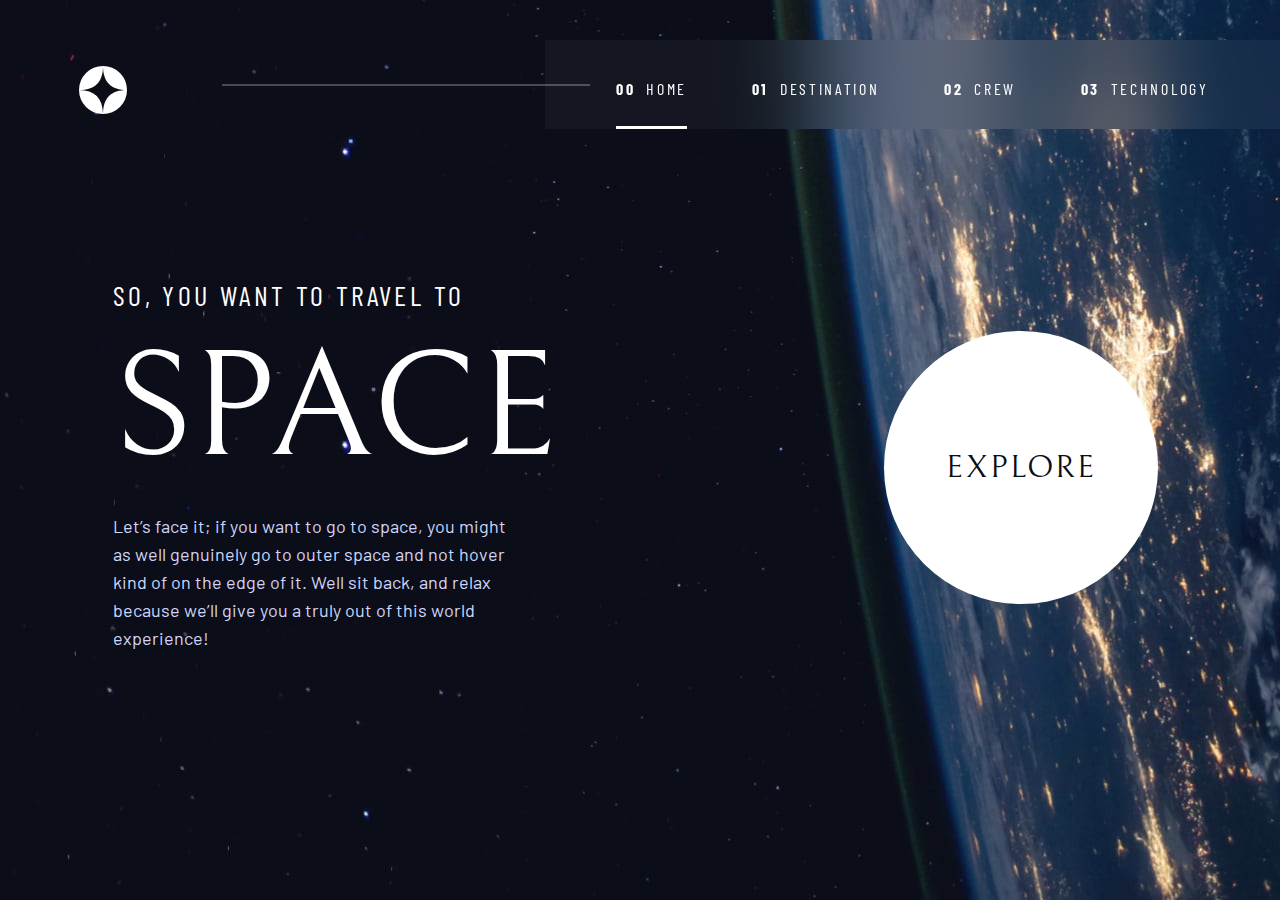
<file: index.html>
<!DOCTYPE html>
<html lang="en">

<head>
    <meta charset="UTF-8">
    <meta name="viewport" content="width=device-width, initial-scale=1.0">
    <link rel="icon" type="image/png" sizes="32x32" href="./assets/favicon-32x32.png">
    <title>Frontend Mentor | Space tourism website</title>
    <link rel="preconnect" href="https://fonts.googleapis.com">
    <link rel="preconnect" href="https://fonts.gstatic.com" crossorigin>
    <link href="https://fonts.googleapis.com/css2?family=Barlow&family=Barlow+Condensed&family=Bellefair&display=swap"
        rel="stylesheet">
    <link rel="stylesheet" href="css/style.css">
    <script src="script.js" defer></script>
</head>

<body class="home-page">

    <header class="header flex">
        <div class="logo"><img src="assets/shared/logo.svg" alt=""></div>
        <button class="header__btn"></button>
        <hr class="header__hr">
        <nav class="nav flex">
            <ul class="nav__list flex">
                <li class="nav__item border border-hover"><a href="index.html"><span>00</span> Home</a></li>
                <li class="nav__item border-hover"><a href="destination.html"><span>01</span> Destination</a></li>
                <li class="nav__item border-hover"><a href="crew.html"><span>02</span> Crew</a></li>
                <li class="nav__item border-hover"><a href="technology.html"><span>03</span> Technology</a></li>
            </ul>
        </nav>
    </header>

    <main class="home flex">
        <div class="home__content flex">
            <p class="intro"> So, you want to travel to</p>
            <h1 class="home__title">Space</h1>
            <p class="home__text">Let’s face it; if you want to go to space, you might as well genuinely go to
                outer space and not hover kind of on the edge of it. Well sit back, and relax
                because we’ll give you a truly out of this world experience!</p>
        </div>
        <div class="explore-btn"><a href="./destination.html" class="home__btn">Explore</a></div>
    </main>
</body>

</html>
</file>
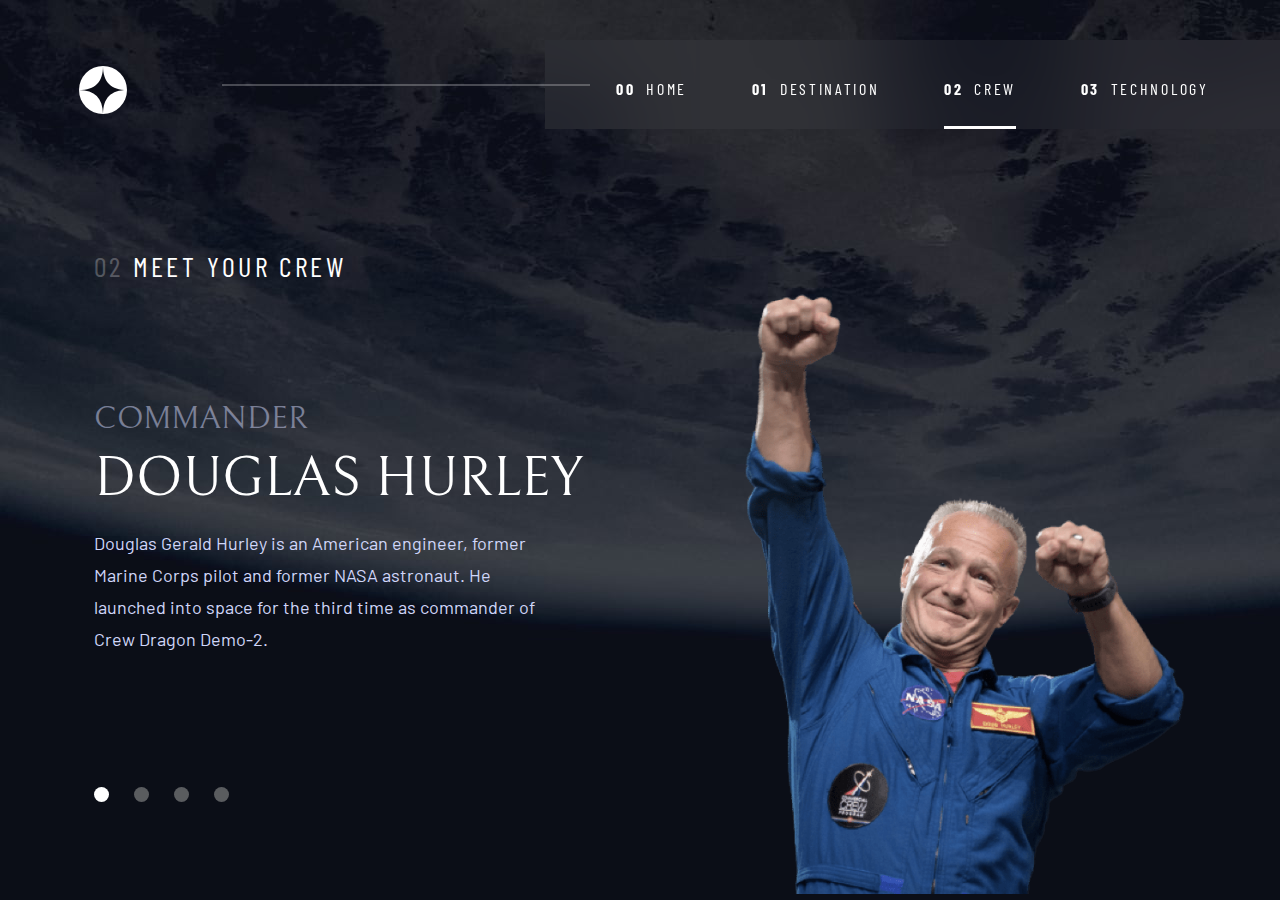
<file: crew.html>
<!DOCTYPE html>
<html lang="en">

<head>
    <meta charset="UTF-8">
    <meta name="viewport" content="width=device-width, initial-scale=1.0">
    <link rel="icon" type="image/png" sizes="32x32" href="./assets/favicon-32x32.png">
    <title>Frontend Mentor | Space tourism website</title>
    <link rel="preconnect" href="https://fonts.googleapis.com">
    <link rel="preconnect" href="https://fonts.gstatic.com" crossorigin>
    <link href="https://fonts.googleapis.com/css2?family=Barlow&family=Barlow+Condensed&family=Bellefair&display=swap"
        rel="stylesheet">
    <link rel="stylesheet" href="css/style.css">
    <script src="script.js" defer></script>
</head>

<body class="crew-page">
    <header class="header flex">
        <div class="logo"><img src="assets/shared/logo.svg" alt=""></div>
        <button class="header__btn"></button>
        <hr class="header__hr">
        <nav class="nav flex">
            <ul class="nav__list flex">
                <li class="nav__item border-hover"><a href="index.html"><span>00</span> Home</a></li>
                <li class="nav__item border-hover"><a href="destination.html"><span>01</span> Destination</a></li>
                <li class="nav__item border border-hover"><a href="crew.html"><span>02</span> Crew</a></li>
                <li class="nav__item border-hover"><a href="technology.html"><span>03</span> Technology</a></li>
            </ul>
        </nav>
    </header>

    <main class="crew subpage flex">
        <p class="intro"><span>02</span> Meet your crew</p>
        <div class="crew__img-container img-container">
            <img src="assets/crew/image-douglas-hurley.png" alt="crew member" class="crew__img ">
        </div>
        
        <div class="slider__navigation flex">
            <button class="slider__btn slider__btn--active"></button>
            <button class="slider__btn"></button>
            <button class="slider__btn"></button>
            <button class="slider__btn"></button>
        </div>

        <div class="crew__text subpage__text">
            <p class="crew__profession subpage__info-intro">Commander</p>
            <h2 class=" crew__name subpage__name"> Douglas Hurley</h2>
            <p class="crew__description subpage__description"> Douglas Gerald Hurley is an American engineer, former
                Marine Corps pilot
                and former NASA astronaut. He launched into space for the third time as
                commander of Crew Dragon Demo-2.</p>
        </div>
    </main>
</body>

</html>
</file>
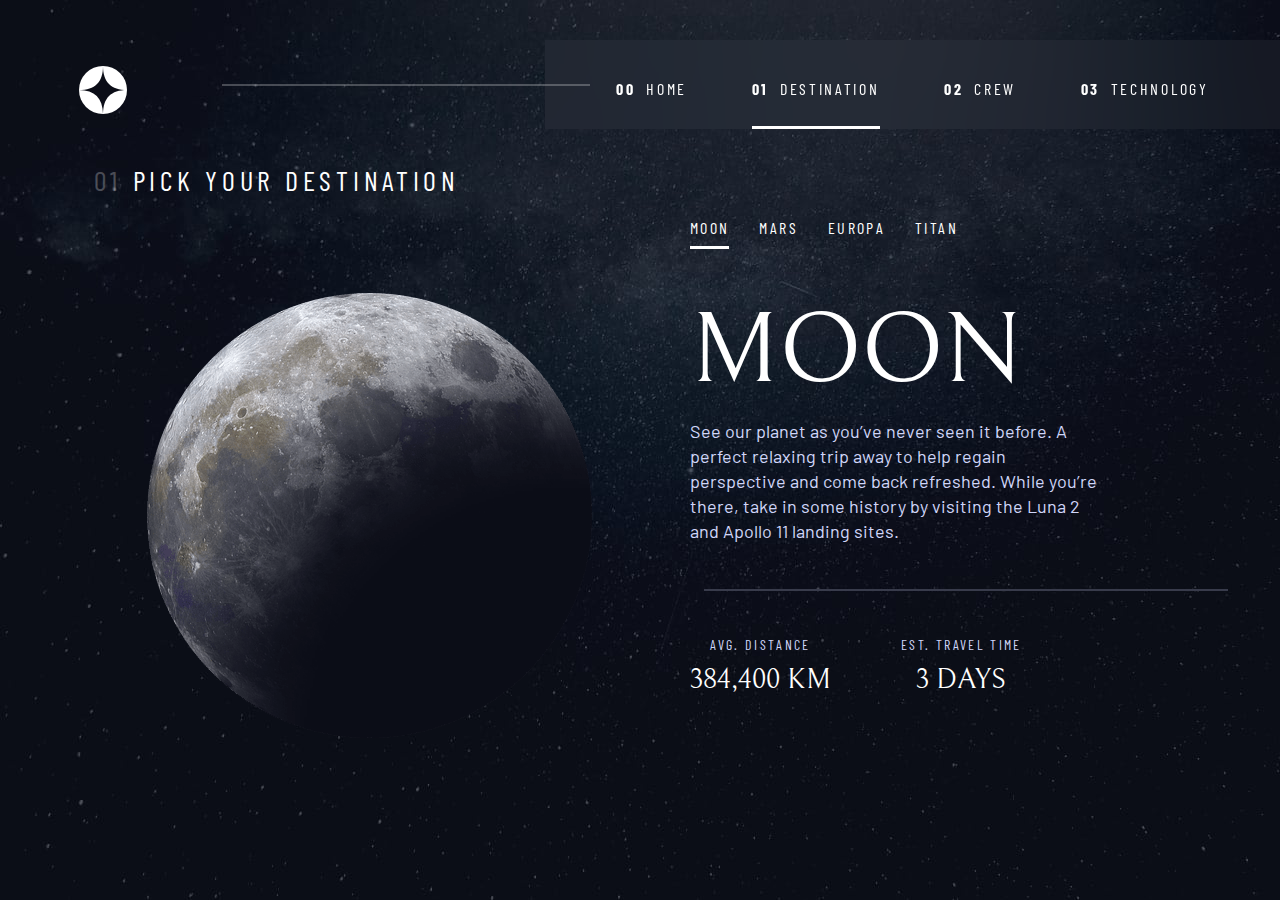
<file: destination.html>
<!DOCTYPE html>
<html lang="en">

<head>
    <meta charset="UTF-8">
    <meta name="viewport" content="width=device-width, initial-scale=1.0">

    <link rel="icon" type="image/png" sizes="32x32" href="./assets/favicon-32x32.png">

    <title>Frontend Mentor | Space tourism website</title>
    <link rel="preconnect" href="https://fonts.googleapis.com">
    <link rel="preconnect" href="https://fonts.gstatic.com" crossorigin>
    <link href="https://fonts.googleapis.com/css2?family=Barlow&family=Barlow+Condensed&family=Bellefair&display=swap"
        rel="stylesheet">

    <link rel="stylesheet" href="css/style.css">
    <script src="script.js" defer></script>
</head>

<body class="destination-page">
    
    <header class="header flex">
        <div class="logo"><img src="assets/shared/logo.svg" alt=""></div>
        <button class="header__btn"></button>
        <hr class="header__hr">
        <nav class="nav flex">
            <ul class="nav__list flex">
                <li class="nav__item  border-hover"><a href="index.html"><span>00</span> Home</a></li>
                <li class="nav__item border border-hover"><a href="destination.html"><span>01</span> Destination</a></li>
                <li class="nav__item border-hover"><a href="crew.html"><span>02</span> Crew</a></li>
                <li class="nav__item border-hover"><a href="technology.html"><span>03</span> Technology</a></li>
            </ul>
        </nav>
    </header>

    <main class="destination flex">
        <div class=" destination__container destination__container--one flex">
            <p class="intro"><span>01</span> Pick your destination</p>
            <img src="assets/destination/image-moon.png" class="destination__planet-img" alt="planet image">
        </div>
        <div class=" destination__container destination__container--two flex">
            <div class=" destination__planets flex">
                <a href="" class="destination__planet-name border border-hover">Moon</a>
                <a href="" class="destination__planet-name border-hover">Mars</a>
                <a href="" class="destination__planet-name border-hover">Europa</a>
                <a href="" class="destination__planet-name border-hover">Titan</a>
            </div>

            <div>
                <h2 class="destination__title">Moon</h2>
                <p class="destination__text">See our planet as you’ve never seen it before. A perfect relaxing trip away
                    to
                    help
                    regain perspective and come back refreshed. While you’re there, take in some history
                    by visiting the Luna 2 and Apollo 11 landing sites.
                </p>
            </div>

            <hr class="destination__hr">

            <div class="destination__data flex">
                <div>
                    <h4 class="destination__data-title distance">Avg. distance</h4>
                    <p class="destination__data-number distance-number">384,400 km</p>
                </div>
                <div>
                    <h4 class="destination__data-title travel">Est. travel time</h4>
                    <p class="destination__data-number travel-number">3 days</p>
                </div>
            </div>

        </div>
    </main>
</body>
</html>
</file>
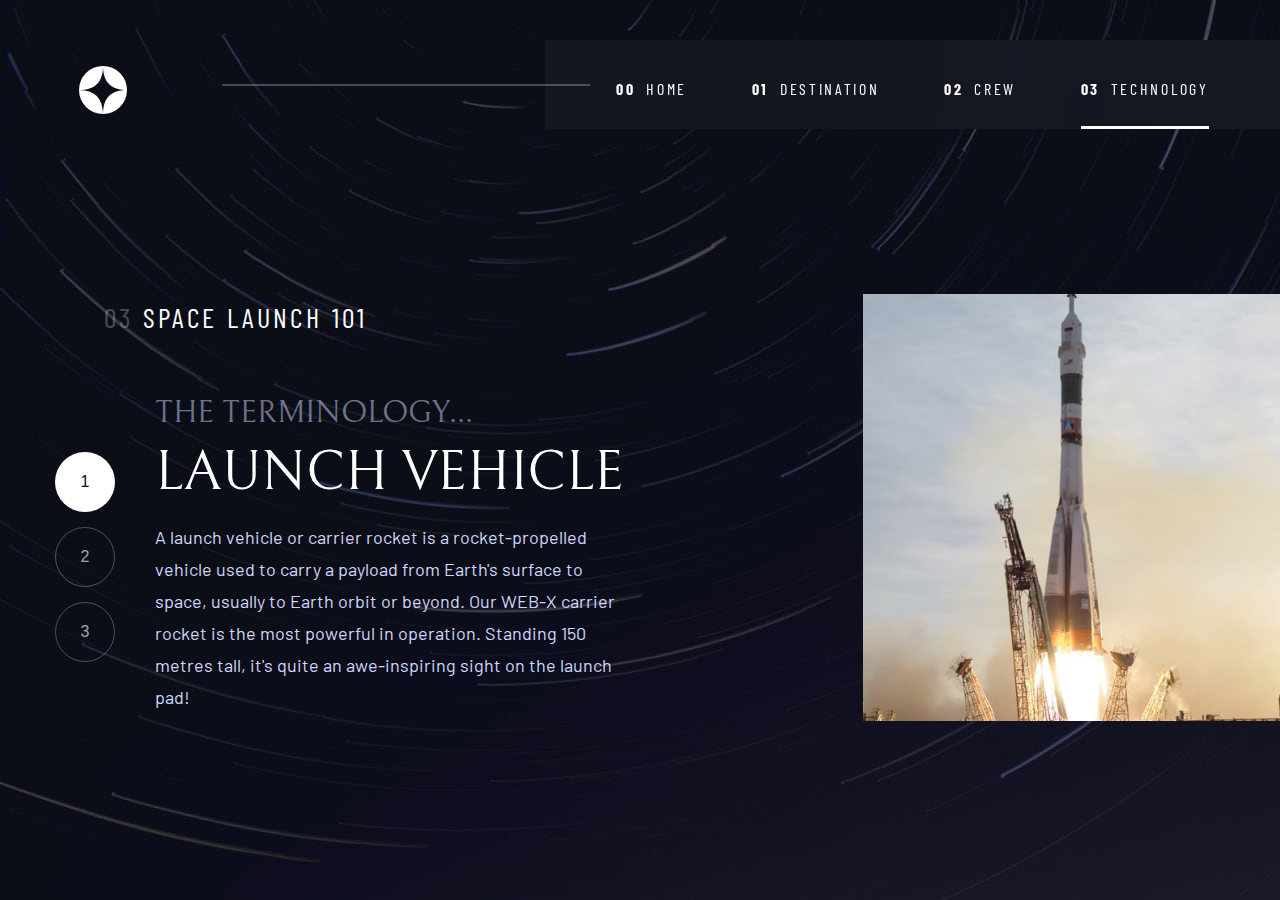
<file: technology.html>
<!DOCTYPE html>
<html lang="en">

<head>
    <meta charset="UTF-8">
    <meta name="viewport" content="width=device-width, initial-scale=1.0">

    <link rel="icon" type="image/png" sizes="32x32" href="./assets/favicon-32x32.png">

    <title>Frontend Mentor | Space tourism website</title>
    <link rel="preconnect" href="https://fonts.googleapis.com">
    <link rel="preconnect" href="https://fonts.gstatic.com" crossorigin>
    <link href="https://fonts.googleapis.com/css2?family=Barlow&family=Barlow+Condensed&family=Bellefair&display=swap"
        rel="stylesheet">
    <link rel="stylesheet" href="css/style.css">
    <script src="script.js" defer></script>
</head>

<body class="technology-page">
    <header class="header flex">
        <div class="logo"><img src="assets/shared/logo.svg" alt=""></div>
        <button class="header__btn"></button>
        <hr class="header__hr">
        <nav class="nav flex">
            <ul class="nav__list flex">
                <li class="nav__item border-hover"><a href="index.html"><span>00</span> Home</a></li>
                <li class="nav__item border-hover"><a href="destination.html"><span>01</span> Destination</a></li>
                <li class="nav__item border-hover"><a href="crew.html"><span>02</span> Crew</a></li>
                <li class="nav__item border-hover border"><a href="technology.html"><span>03</span> Technology</a></li>
            </ul>
        </nav>
    </header>

    <main class="technology subpage flex">
        <p class=" intro"><span>03</span> Space launch 101</p>
        <picture class="technology__img-container img-container">
            <source media="(min-width: 1100px)" srcset="assets/technology/image-launch-vehicle-portrait.jpg" class="technology__img--portrait">
            <source srcset="assets/technology/image-launch-vehicle-landscape.jpg" class="technology__img--landscape">
            <img src="assets/technology/image-launch-vehicle-landscape.jpg" alt="crew member" class="technology__img">
        </picture>
        <div class="slider__navigation flex">
            <button class="slider__btn slider__btn--active">1</button>
            <button class="slider__btn">2</button>
            <button class="slider__btn">3</button>
        </div>
        <div class="technology__text subpage__text">
            <p class="technology__intro subpage__info-intro">The terminology...</p>
            <h2 class="technology__name subpage__name"> Launch vehicle</h2>
            <p class="technology__description subpage__description"> A launch vehicle or carrier rocket is a
                rocket-propelled vehicle used to carry
                a
                payload from Earth's surface to space, usually to Earth orbit or beyond. Our
                WEB-X carrier rocket is the most powerful in operation. Standing 150 metres tall,
                it's quite an awe-inspiring sight on the launch pad!</p>
        </div>

    </main>
</body>

</html>
</file>
<file: css/style.css>
* {
  margin: 0;
  padding: 0;
  -webkit-box-sizing: border-box;
          box-sizing: border-box;
}

html {
  font-size: 62.5%;
}

body {
  height: 100vh;
  font-size: 1.5rem;
  background-color: #0b0d17;
  background-repeat: no-repeat;
  background-size: cover;
  background-repeat: repeat;
  font-family: "Barlow", sans-serif;
}

main {
  max-width: 1440px;
  margin: 0 auto;
}

a,
.intro,
h4 {
  text-transform: uppercase;
  font-family: "Barlow Condensed", sans-serif;
}

li {
  list-style: none;
}

h4,
p {
  color: #d0d6f9;
}

a {
  cursor: pointer;
  color: #fff;
  text-decoration: none;
}

h1,
h2 {
  font-family: "Bellefair", serif;
  text-transform: uppercase;
  color: #fff;
  font-weight: 400;
}

.flex {
  display: -webkit-box;
  display: -ms-flexbox;
  display: flex;
}

p {
  line-height: 2.5rem;
}

.intro {
  font-size: 1.6rem;
  letter-spacing: 2.7px;
  color: #fff;
}

.intro span {
  opacity: 0.25;
}

.border {
  border-bottom: 3px solid #fff;
}

.header {
  position: relative;
  -webkit-box-pack: justify;
      -ms-flex-pack: justify;
          justify-content: space-between;
}

.header__btn {
  display: none;
}

.header__hr {
  display: none;
}

.logo {
  padding: 1.4rem 0 0 2.4rem;
}

.nav {
  padding: 3.9rem 3.9rem 0 3.9rem;
}

.nav____list {
  gap: 2rem;
}

.nav__item {
  font-size: 1.6rem;
  letter-spacing: 2.7px;
}

.nav__item span {
  padding-right: 0.5rem;
  font-weight: bold;
}

.home-page {
  background-image: url("../assets/home/background-home-mobile.jpg");
}

.home {
  -webkit-box-orient: vertical;
  -webkit-box-direction: normal;
      -ms-flex-direction: column;
          flex-direction: column;
  -ms-flex-pack: distribute;
      justify-content: space-around;
  height: 80%;
  padding: 0 2.4rem;
  text-align: center;
  color: #d0d6f9;
}

.home__content {
  -webkit-box-orient: vertical;
  -webkit-box-direction: normal;
      -ms-flex-direction: column;
          flex-direction: column;
  gap: 1.6rem;
  border: 1px solid black;
}

.home__title {
  font-size: 8rem;
}

.home__btn {
  -ms-flex-item-align: center;
      -ms-grid-row-align: center;
      align-self: center;
  padding: 6.2rem 2.5rem;
  font-size: 2rem;
  font-family: "Bellefair", serif;
  letter-spacing: 1.25px;
  border-radius: 50%;
  border: none;
  color: #0b0d17;
  background-color: #fff;
  -webkit-transition: 0.5s;
  transition: 0.5s;
}

.destination-page {
  background-image: url("../assets/destination/background-destination-mobile.jpg");
}

.destination {
  padding: 2.4rem;
  -webkit-box-orient: vertical;
  -webkit-box-direction: normal;
      -ms-flex-direction: column;
          flex-direction: column;
  -ms-flex-pack: distribute;
      justify-content: space-around;
  -webkit-box-align: center;
      -ms-flex-align: center;
          align-items: center;
  gap: 3rem;
}

.destination__container {
  -webkit-box-align: center;
      -ms-flex-align: center;
          align-items: center;
  -webkit-box-orient: vertical;
  -webkit-box-direction: normal;
      -ms-flex-direction: column;
          flex-direction: column;
  gap: 3rem;
}

.destination__hr {
  width: 95%;
  margin: 0 auto;
  border: 1px solid #383b4b;
}

.destination__planet-img {
  width: 17rem;
  -webkit-animation: rotation 180s infinite linear;
          animation: rotation 180s infinite linear;
}

.destination__planets {
  gap: 3rem;
  font-size: 14px;
  letter-spacing: 2.36px;
}

.destination__intro {
  color: #fff;
}

.destination__intro span {
  opacity: 0.25;
}

.destination__title {
  text-align: center;
  font-size: 5.6rem;
}

.destination__text {
  padding-top: 1rem;
  text-align: center;
}

.destination__data {
  -webkit-box-orient: vertical;
  -webkit-box-direction: normal;
      -ms-flex-direction: column;
          flex-direction: column;
  gap: 3rem;
  text-align: center;
}

.destination__data-title {
  font-size: 1.4rem;
  letter-spacing: 2.36px;
  font-weight: 400;
}

.destination__data-number {
  padding-top: 1.5rem;
  font-size: 24px;
  color: #fff;
  font-family: "Bellefair", serif;
  text-transform: uppercase;
}

.subpage {
  padding: 2.4rem;
  -webkit-box-orient: vertical;
  -webkit-box-direction: normal;
      -ms-flex-direction: column;
          flex-direction: column;
  -ms-flex-pack: distribute;
      justify-content: space-around;
  -webkit-box-align: center;
      -ms-flex-align: center;
          align-items: center;
  gap: 3rem;
}

.subpage__text {
  text-align: center;
}

.subpage__info-intro {
  font-family: "Bellefair", serif;
  text-transform: uppercase;
}

.subpage__name {
  padding: 0.5rem 0 1.6rem 0;
  font-size: 2.4rem;
}

.slider__navigation {
  gap: 1.5rem;
}

.slider__btn {
  width: 1rem;
  height: 1rem;
  background-color: #97979791;
  border-radius: 50%;
  border: none;
  cursor: pointer;
  -webkit-transition: 0.5s;
  transition: 0.5s;
}

.slider__btn--active {
  background-color: #fff;
}

.crew-page {
  background-image: url("../assets/crew/background-crew-mobile.jpg");
}

.crew__img-container {
  text-align: center;
  width: 90%;
  border-bottom: 1px solid #383b4b;
  line-height: 0;
}

.crew__img {
  max-height: 22.2rem;
}

.crew__intro {
  font-size: 1.6rem;
  opacity: 0.25;
  color: #fff;
}

.technology-page {
  background-image: url("../assets/technology/background-technology-mobile.jpg");
}

.technology {
  padding: 2.4rem 0 2.4rem 0;
}

.technology__img-container {
  width: 100%;
}

.technology__img {
  width: 100%;
}

.technology__text {
  width: 87%;
}

.technology__intro {
  color: #d0d6f9;
  font-size: 1.4rem;
  opacity: 1;
}

.technology .slider__btn {
  width: 4rem;
  height: 4rem;
  font-size: 16px;
  background-color: transparent;
  border: 1px solid #ffffff46;
  color: #ffffffa1;
}

.technology .slider__btn--active {
  color: #0b0d17;
  background-color: #fff;
}

@media (max-width: 650px) {
  .header__btn {
    position: absolute;
    top: 3.3rem;
    right: 2.4rem;
    display: block;
    width: 2.4rem;
    height: 2.1rem;
    background-image: url("../assets/shared/icon-hamburger.svg");
    background-repeat: no-repeat;
    background-size: cover;
    background-color: transparent;
    border: none;
    z-index: 999;
  }
  .nav {
    -webkit-box-pack: center;
        -ms-flex-pack: center;
            justify-content: center;
    position: fixed;
    -webkit-transform: translateX(100%);
            transform: translateX(100%);
    overflow: hidden;
    -webkit-transition: 0.3s;
    transition: 0.3s;
    inset: 0 0 0 30%;
    background-color: rgba(255, 255, 255, 0.04);
    -webkit-backdrop-filter: blur(40.7742px);
            backdrop-filter: blur(40.7742px);
    z-index: 99;
  }
  .nav.active {
    -webkit-transform: translateX(0);
            transform: translateX(0);
  }
  .nav__list {
    -webkit-box-orient: vertical;
    -webkit-box-direction: normal;
        -ms-flex-direction: column;
            flex-direction: column;
    margin-top: 11.6rem;
    gap: 5rem;
  }
}

@media (min-width: 650px) {
  .intro {
    font-size: 2rem;
    letter-spacing: 3.38px;
  }
  .header {
    -webkit-box-orient: horizontal;
    -webkit-box-direction: normal;
        -ms-flex-direction: row;
            flex-direction: row;
    -webkit-box-align: center;
        -ms-flex-align: center;
            align-items: center;
  }
  .nav {
    -webkit-box-align: center;
        -ms-flex-align: center;
            align-items: center;
    height: 100%;
    width: 70%;
    background-color: rgba(255, 255, 255, 0.04);
    -webkit-backdrop-filter: blur(40.7742px);
            backdrop-filter: blur(40.7742px);
  }
  .nav__item span {
    display: none;
  }
  .nav__list {
    width: 100%;
    height: 5rem;
    -ms-flex-pack: distribute;
        justify-content: space-around;
  }
  .nav__item {
    font-size: 1.4rem;
  }
  .nav__item::after {
    position: relative;
    top: 1px;
    padding-bottom: 2.7rem;
  }
  .home-page {
    background-image: url("../assets/home/background-home-tablet.jpg");
  }
  .home__content {
    -webkit-box-align: center;
        -ms-flex-align: center;
            align-items: center;
    margin: 0 auto;
    width: 60%;
    border: none;
  }
  .home__title {
    font-size: 15rem;
  }
  .home__text {
    font-size: 1.6rem;
    line-height: 2.8rem;
  }
  .home__btn {
    padding: 10.3rem 4.7rem;
    font-size: 3.2rem;
    letter-spacing: 2px;
  }
  .destination-page {
    background-image: url("../assets/destination/background-destination-tablet.jpg");
  }
  .destination {
    gap: 4.5rem;
    padding: 3.85rem;
  }
  .destination__container {
    -webkit-box-align: center;
        -ms-flex-align: center;
            align-items: center;
    -webkit-box-orient: vertical;
    -webkit-box-direction: normal;
        -ms-flex-direction: column;
            flex-direction: column;
    gap: 4.5rem;
  }
  .destination__planet-img {
    width: 30rem;
  }
  .destination__planets {
    font-size: 16px;
  }
  .destination__title {
    font-size: 8rem;
  }
  .destination__text {
    font-size: 1.6rem;
    width: 75%;
    margin: 0 auto;
  }
  .destination__data {
    -webkit-box-orient: horizontal;
    -webkit-box-direction: normal;
        -ms-flex-direction: row;
            flex-direction: row;
    gap: 7rem;
  }
  .destination__data-number {
    font-size: 28px;
  }
  .destination__planet-name {
    line-height: 3rem;
  }
  .destination__planet-name::after {
    position: relative;
    top: 3px;
  }
  .subpage {
    gap: 4rem;
  }
  .subpage__info-intro {
    font-size: 2.4rem;
    opacity: 0.5;
  }
  .subpage__name {
    padding: 0.8rem 0 1.6rem 0;
    font-size: 4rem;
  }
  .subpage__description {
    font-size: 1.6rem;
    line-height: 2.8rem;
    width: 65%;
    margin: 0 auto;
  }
  .crew-page {
    background-image: url("../assets/crew/background-crew-tablet.jpg");
  }
  .crew {
    display: -ms-grid;
    display: grid;
    padding: 3.85rem 3.85rem 0;
  }
  .crew__img {
    max-height: 53.2rem;
  }
  .crew__img-container {
    -ms-grid-row: 4;
    -ms-grid-row-span: 1;
    grid-row: 4/5;
    border: none;
    -ms-flex-item-align: end;
        -ms-grid-row-align: end;
        align-self: end;
  }
  .crew .slider__navigation {
    -ms-grid-row: 3;
    -ms-grid-row-span: 1;
    grid-row: 3/4;
    margin: 0 auto;
  }
  .technology-page {
    background-image: url("../assets/technology/background-technology-tablet.jpg");
  }
  .technology .intro {
    -ms-flex-item-align: start;
        align-self: flex-start;
    padding: 4rem 0 3rem 4.85rem;
  }
  .technology__intro {
    font-size: 1.6rem;
  }
  .technology__text {
    width: 90%;
  }
  .technology .slider__btn {
    width: 6rem;
    height: 6rem;
  }
}

@media (min-width: 1100px) {
  body {
    padding: 0 0 5.5rem 5.5rem;
  }
  main {
    height: auto;
  }
  .intro {
    font-size: 2.8rem;
  }
  .border-hover {
    -webkit-transition: opacity 0.5s;
    transition: opacity 0.5s;
  }
  .border-hover::after {
    display: block;
    content: "";
    border-bottom: solid 3px rgba(255, 255, 255, 0.548);
    -webkit-transform: scaleX(0);
            transform: scaleX(0);
    -webkit-transition: -webkit-transform 0.5s ease-in-out;
    transition: -webkit-transform 0.5s ease-in-out;
    transition: transform 0.5s ease-in-out;
    transition: transform 0.5s ease-in-out, -webkit-transform 0.5s ease-in-out;
  }
  .border-hover:hover::after {
    -webkit-transform: scaleX(1);
            transform: scaleX(1);
  }
  .border-hover:hover {
    opacity: 0.5;
  }
  .header {
    height: auto;
    padding-top: 4rem;
  }
  .nav {
    width: 60%;
  }
  .nav__item span {
    display: inline-block;
  }
  .nav__item {
    font-size: 1.6rem;
  }
  .header__hr {
    position: relative;
    left: 7rem;
    width: 30%;
    display: block;
    border: 1px solid #fff;
    opacity: 0.25;
    z-index: 9999;
  }
  .home-page {
    background-image: url("../assets/home/background-home-desktop.jpg");
  }
  .home {
    -webkit-box-orient: horizontal;
    -webkit-box-direction: normal;
        -ms-flex-direction: row;
            flex-direction: row;
    -webkit-box-align: center;
        -ms-flex-align: center;
            align-items: center;
    -ms-flex-pack: distribute;
        justify-content: space-around;
    gap: 5rem;
  }
  .home__content {
    -webkit-box-align: start;
        -ms-flex-align: start;
            align-items: flex-start;
    width: 50%;
    text-align: left;
  }
  .home__text {
    -ms-flex-item-align: start;
        align-self: flex-start;
    width: 70%;
    font-size: 1.8rem;
  }
  .home__btn {
    -webkit-box-flex: 0;
        -ms-flex: 0 0 0px;
            flex: 0 0 0;
    padding: 11.8rem 6.2rem;
  }
  .home__btn:hover {
    -webkit-box-shadow: 0px 0px 0px 5rem rgba(255, 255, 255, 0.123);
            box-shadow: 0px 0px 0px 5rem rgba(255, 255, 255, 0.123);
  }
  .home .explore-btn {
    width: 40%;
  }
  .destination-page {
    background-image: url("../assets/destination/background-destination-desktop.jpg");
  }
  .destination {
    -webkit-box-orient: horizontal;
    -webkit-box-direction: normal;
        -ms-flex-direction: row;
            flex-direction: row;
  }
  .destination .intro {
    -ms-flex-item-align: start;
        align-self: flex-start;
    font-size: 2.8rem;
    letter-spacing: 4.725px;
  }
  .destination__planet-img {
    width: 44.5rem;
  }
  .destination__container--one {
    width: 50%;
    gap: 10rem;
  }
  .destination__container--two {
    width: 50%;
    -webkit-box-align: start;
        -ms-flex-align: start;
            align-items: start;
  }
  .destination__title {
    font-size: 10rem;
    text-align: left;
  }
  .destination__text {
    font-size: 1.8rem;
    margin: 0;
    text-align: left;
  }
  .subpage__info-intro {
    font-size: 3.2rem;
  }
  .subpage__name {
    padding: 1.5rem 0 1.6rem 0;
    font-size: 5.6rem;
  }
  .subpage__description {
    font-size: 1.8rem;
    line-height: 3.2rem;
    width: 80%;
  }
  .subpage .slider__btn:hover {
    background-color: #e7e7e7b9;
  }
  .crew-page {
    background-image: url("../assets/crew/background-crew-desktop.jpg");
    padding-bottom: 0;
  }
  .crew {
    height: 85%;
    -ms-grid-columns: 1fr 1fr;
        grid-template-columns: 1fr 1fr;
    -ms-grid-rows: 1fr 1fr 1fr;
        grid-template-rows: 1fr 1fr 1fr;
  }
  .crew__text {
    text-align: left;
  }
  .crew__img-container {
    -ms-grid-column: 2;
    -ms-grid-column-span: 1;
    grid-column: 2/3;
    -ms-grid-row: 1;
    -ms-grid-row-span: 3;
    grid-row: 1/4;
    width: 100%;
    height: auto;
  }
  .crew__img {
    max-height: 60rem;
  }
  .crew__description,
  .crew .slider__navigation {
    margin: 0;
  }
  .crew .slider__navigation {
    gap: 2.5rem;
  }
  .crew .slider__btn {
    width: 1.5rem;
    height: 1.5rem;
  }
  .technology-page {
    background-image: url("../assets/technology/background-technology-desktop.jpg");
  }
  .technology {
    height: 90%;
    display: -ms-grid;
    display: grid;
    -ms-flex-line-pack: center;
        align-content: center;
  }
  .technology .intro {
    -ms-grid-column: 1;
    -ms-grid-column-span: 2;
    grid-column: 1/3;
  }
  .technology__img-container {
    -ms-grid-column: 3;
    -ms-grid-column-span: 1;
    grid-column: 3/4;
    -ms-grid-row: 1;
    -ms-grid-row-span: 3;
    grid-row: 1/4;
  }
  .technology__text {
    -ms-grid-column: 2;
    -ms-grid-column-span: 1;
    grid-column: 2/3;
    text-align: left;
  }
  .technology__description {
    margin: 0;
  }
  .technology .slider__navigation {
    display: -webkit-box;
    display: -ms-flexbox;
    display: flex;
    -webkit-box-orient: vertical;
    -webkit-box-direction: normal;
        -ms-flex-direction: column;
            flex-direction: column;
    -ms-grid-row: 2;
    -ms-grid-row-span: 1;
    grid-row: 2/3;
    -ms-grid-column: 1;
    -ms-grid-column-span: 1;
    grid-column: 1/2;
  }
  .technology .slider__btn:hover {
    border: 1px solid #fff;
  }
}

@-webkit-keyframes rotation {
  from {
    -webkit-transform: rotate(0deg);
            transform: rotate(0deg);
  }
  to {
    -webkit-transform: rotate(359deg);
            transform: rotate(359deg);
  }
}

@keyframes rotation {
  from {
    -webkit-transform: rotate(0deg);
            transform: rotate(0deg);
  }
  to {
    -webkit-transform: rotate(359deg);
            transform: rotate(359deg);
  }
}
/*# sourceMappingURL=style.css.map */
</file>
